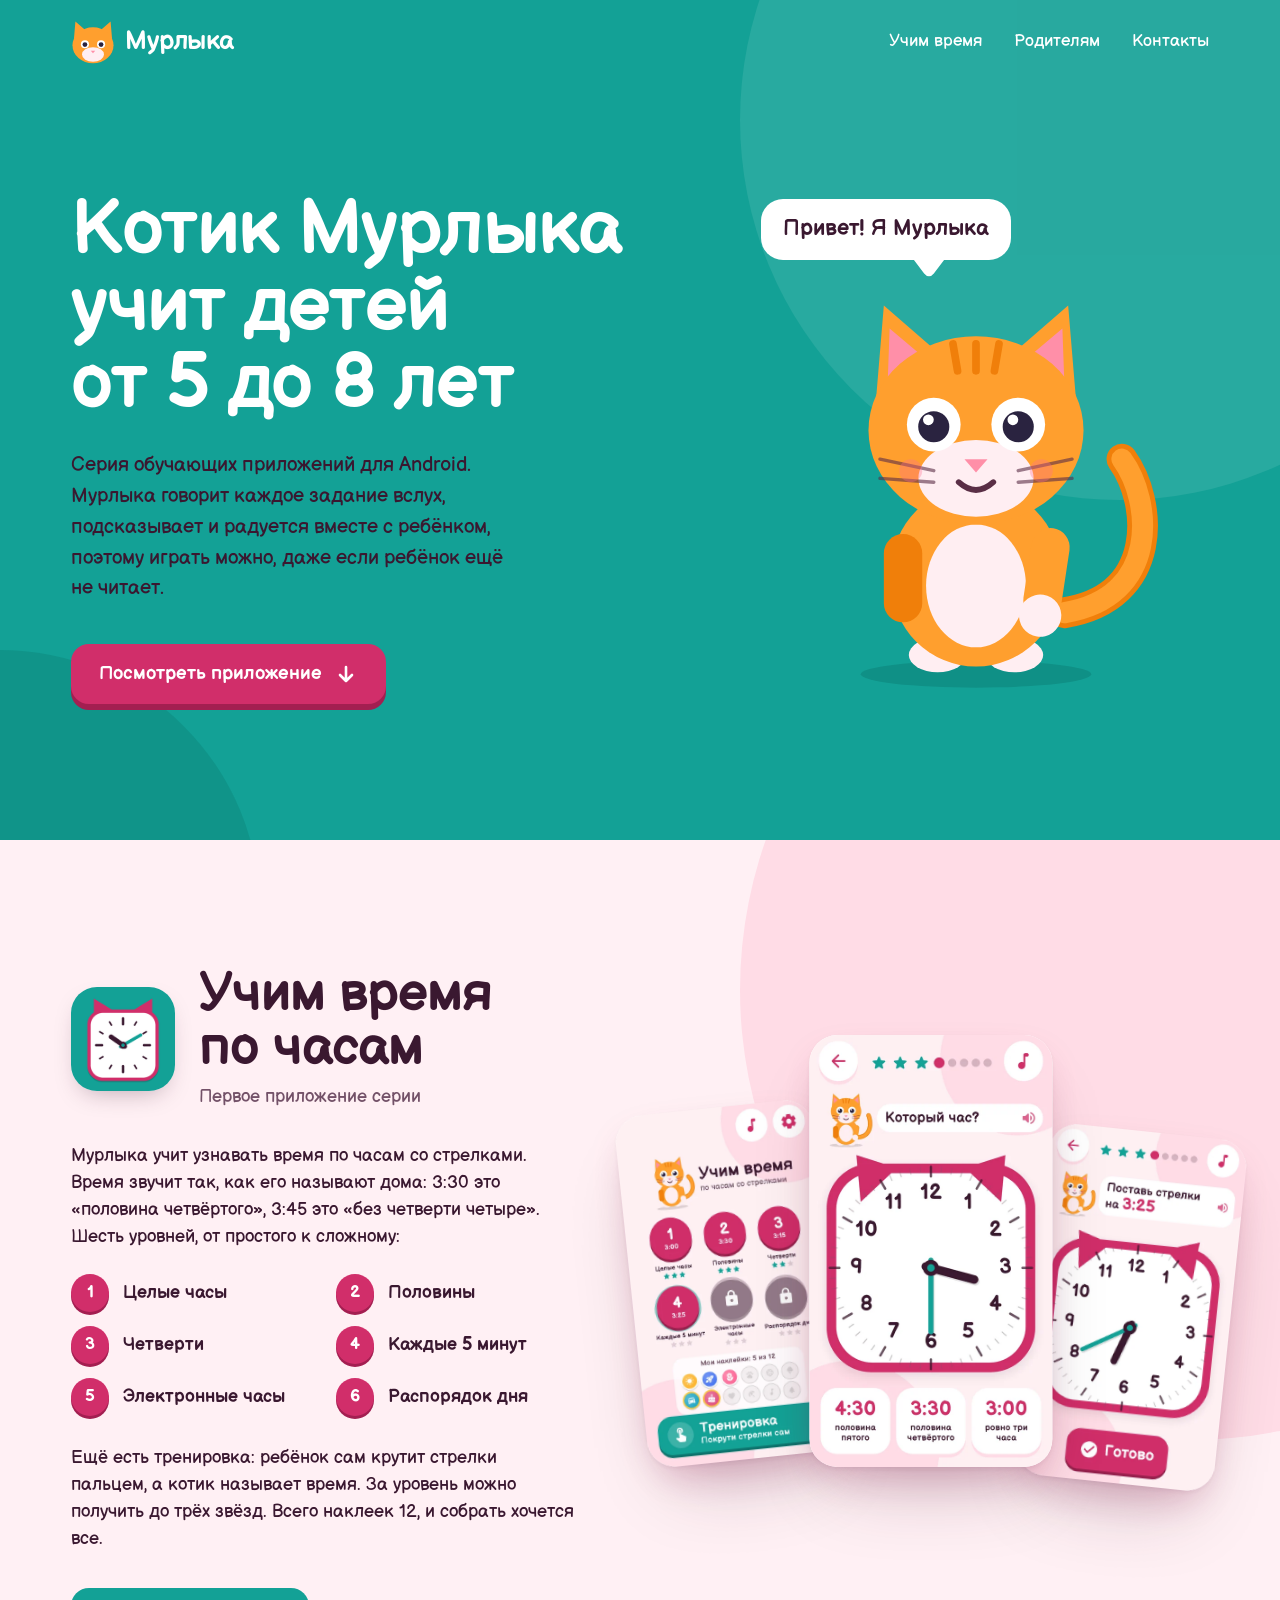
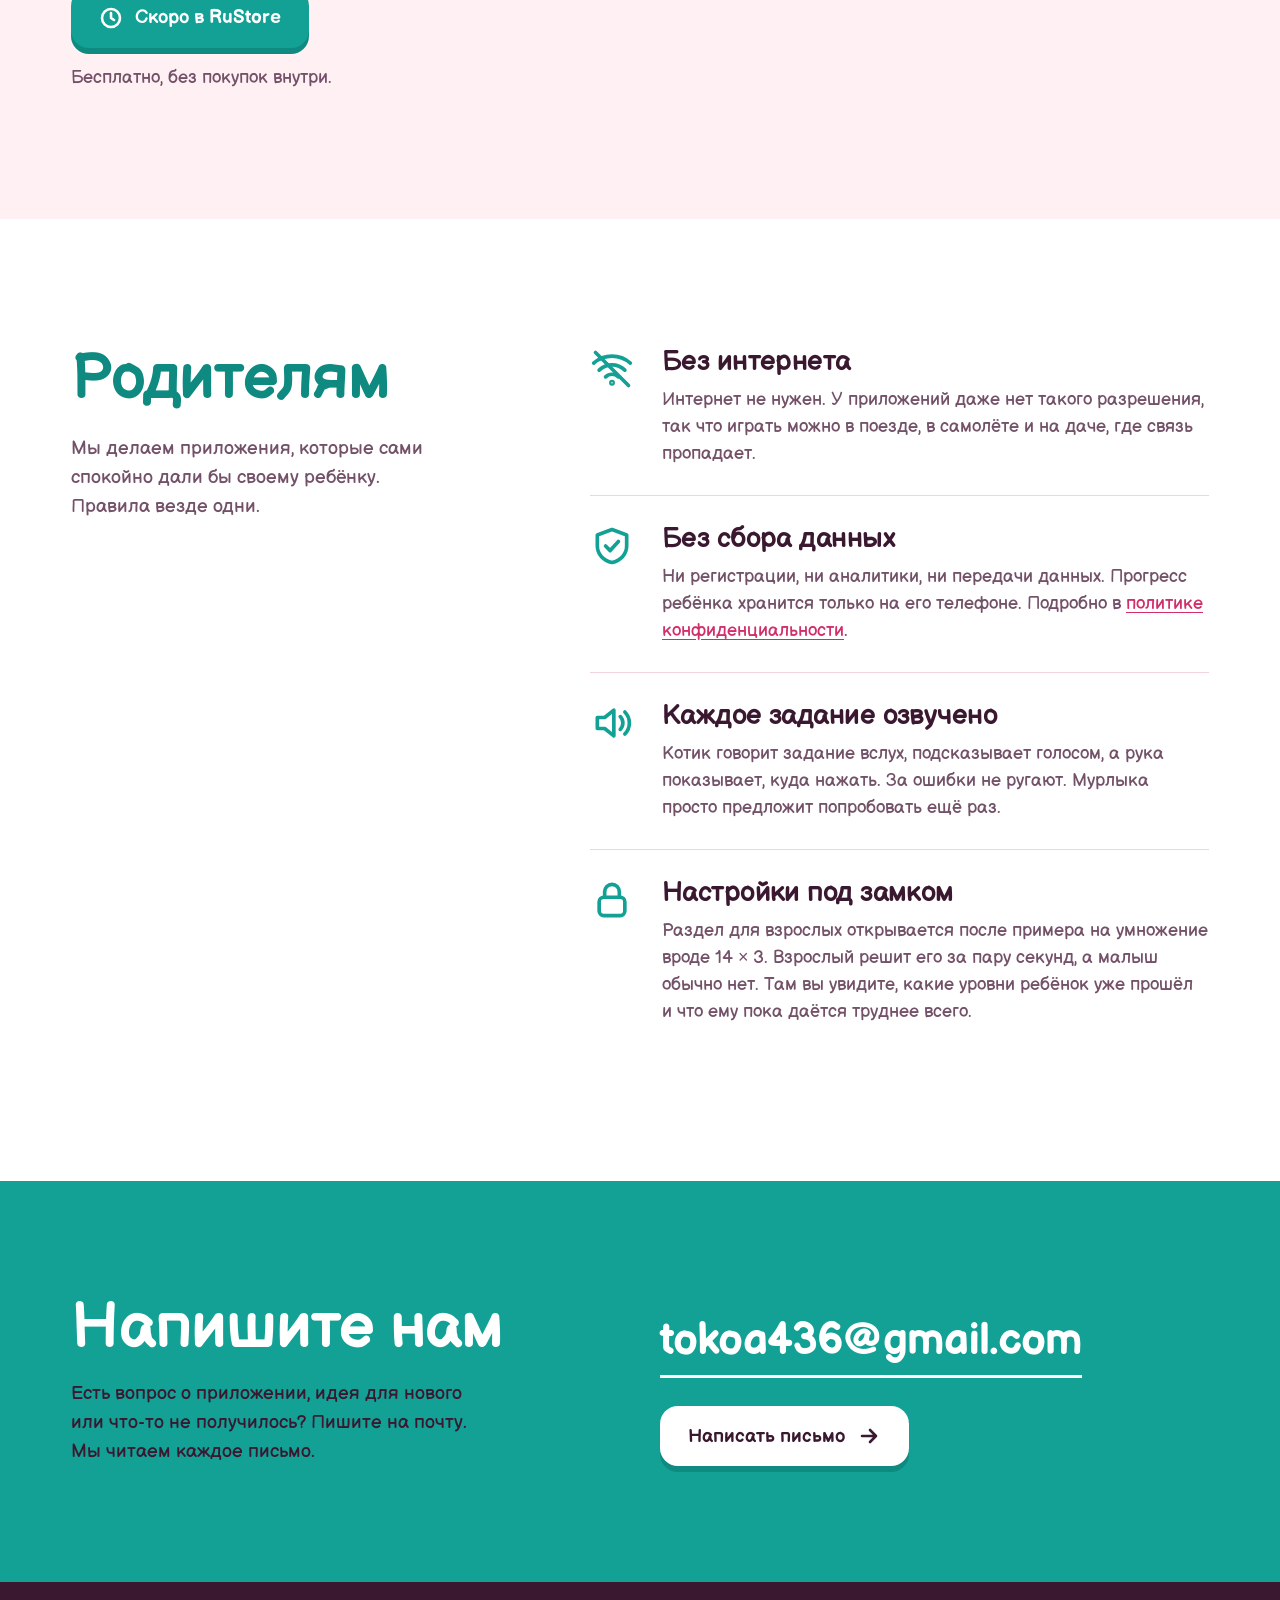
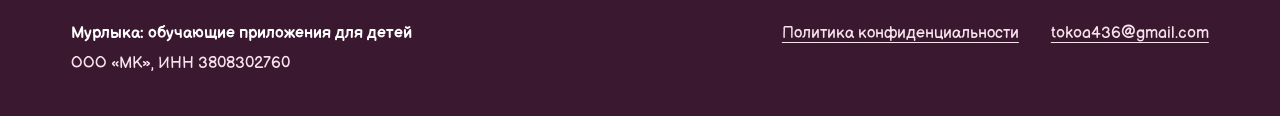
<file: index.html>
<!doctype html>
<html lang="ru">
<head>
<meta charset="utf-8">
<meta name="viewport" content="width=device-width, initial-scale=1">
<title>Мурлыка: обучающие приложения для детей 5-8 лет</title>
<meta name="description" content="Серия обучающих приложений для Android с котиком Мурлыкой. Для детей 5-8 лет: всё озвучено, без интернета, без сбора данных.">
<link rel="canonical" href="https://murlyka-kids.ru/">
<meta name="theme-color" content="#13A196">
<meta property="og:type" content="website">
<meta property="og:locale" content="ru_RU">
<meta property="og:title" content="Мурлыка: обучающие приложения для детей">
<meta property="og:description" content="Котик Мурлыка учит детей 5-8 лет. Без интернета и без сбора данных.">
<meta property="og:url" content="https://murlyka-kids.ru/">
<meta property="og:image" content="https://murlyka-kids.ru/assets/img/app-icon.png">
<link rel="icon" type="image/png" sizes="32x32" href="assets/img/favicon-32.png">
<link rel="apple-touch-icon" href="assets/img/apple-touch-icon.png">
<link rel="preload" href="assets/fonts/BalsamiqSans-Bold.woff" as="font" type="font/woff" crossorigin>
<link rel="stylesheet" href="assets/site.css">
<script>document.documentElement.classList.add('js')</script>
</head>
<body>

<header class="top">
  <div class="wrap top-row">
    <a class="logo" href="./" aria-label="Мурлыка, на главную">
      <svg class="logo-cat" viewBox="40 14 120 120" aria-hidden="true">
        <path d="M82 44 52 18 48 66Z M118 44 148 18 152 66Z" fill="#FF9F2E"/>
        <ellipse cx="100" cy="83" rx="56" ry="49" fill="#FF9F2E"/>
        <ellipse cx="100" cy="108" rx="30" ry="20" fill="#FFEEF2"/>
        <circle cx="78" cy="80" r="11" fill="#fff"/><circle cx="78" cy="81" r="6.5" fill="#2A2340"/>
        <circle cx="122" cy="80" r="11" fill="#fff"/><circle cx="122" cy="81" r="6.5" fill="#2A2340"/>
        <path d="M94 98h12l-6 7Z" fill="#FF8FA8"/>
      </svg>
      <span>Мурлыка</span>
    </a>
    <nav class="nav" aria-label="Разделы">
      <a href="#uchim-vremya">Учим время</a>
      <a href="#roditelyam">Родителям</a>
      <a href="#kontakty">Контакты</a>
    </nav>
  </div>
</header>

<main>
<section class="hero">
  <div class="hero-shape hero-shape-a" aria-hidden="true"></div>
  <div class="hero-shape hero-shape-b" aria-hidden="true"></div>
  <div class="wrap hero-grid">
    <div class="hero-text">
      <h1 class="reveal"><span class="nowrap">Котик Мурлыка</span><br> учит детей<br> от&nbsp;5&nbsp;до&nbsp;8&nbsp;лет</h1>
      <p class="lead reveal">Серия обучающих приложений для Android. Мурлыка говорит каждое задание вслух, подсказывает и&nbsp;радуется вместе с&nbsp;ребёнком, поэтому играть можно, даже если ребёнок ещё не&nbsp;читает.</p>
      <a class="btn btn-main reveal" href="#uchim-vremya">Посмотреть приложение
        <svg class="btn-arrow" viewBox="0 0 24 24" aria-hidden="true"><path d="M12 5v14M6 13l6 6 6-6"/></svg>
      </a>
    </div>

    <div class="hero-cat">
      <p class="bubble" id="bubble" aria-live="polite">Привет! Я&nbsp;Мурлыка</p>
      <button class="cat-btn" id="cat" type="button" aria-label="Котик Мурлыка: нажмите, и он помашет лапкой">
        <svg class="cat" viewBox="0 0 200 220" aria-hidden="true">
          <defs>
            <clipPath id="eyeL"><circle cx="78" cy="80" r="14.5"/></clipPath>
            <clipPath id="eyeR"><circle cx="122" cy="80" r="14.5"/></clipPath>
          </defs>
          <ellipse class="cat-shadow" cx="100" cy="210" rx="60" ry="7" fill="#0B6F67" opacity=".35"/>
          <g class="cat-jump">
          <g class="cat-body">
            <g class="cat-tail">
              <path d="M146 178C196 170 192 120 176 98" fill="none" stroke="#F07F0A" stroke-width="16" stroke-linecap="round"/>
              <path d="M146 178C196 170 192 120 176 98" fill="none" stroke="#FF9F2E" stroke-width="11" stroke-linecap="round"/>
            </g>
            <ellipse cx="80" cy="200" rx="15" ry="9" fill="#FFEEF2"/>
            <ellipse cx="120" cy="200" rx="15" ry="9" fill="#FFEEF2"/>
            <rect x="56" y="112" width="88" height="94" rx="44" fill="#FF9F2E"/>
            <ellipse cx="100" cy="164" rx="26" ry="32" fill="#FFEEF2"/>
            <rect x="52" y="137" width="20" height="46" rx="10" fill="#F07F0A"/>
            <g class="cat-paw">
              <rect x="130" y="134" width="20" height="48" rx="10" fill="#FF9F2E"/>
              <circle cx="140" cy="180" r="11" fill="#FFEEF2"/>
            </g>
            <g class="cat-head">
              <path d="M82 44 52 18 48 66Z M118 44 148 18 152 66Z" fill="#FF9F2E"/>
              <path d="M74 46 55 30 54 58Z M126 46 145 30 146 58Z" fill="#FF8FA8"/>
              <ellipse cx="100" cy="83" rx="56" ry="49" fill="#FF9F2E"/>
              <path d="M88 38 90.4 52M100 38v14M112 38 109.6 52" stroke="#F07F0A" stroke-width="4" stroke-linecap="round"/>
              <ellipse cx="100" cy="108" rx="30" ry="20" fill="#FFEEF2"/>
              <g clip-path="url(#eyeL)">
                <circle cx="78" cy="80" r="14" fill="#fff"/>
                <circle cx="78" cy="81.1" r="8.1" fill="#2A2340"/>
                <circle cx="75.2" cy="77.5" r="2.8" fill="#fff"/>
                <rect class="cat-lid" x="62" y="65" width="32" height="31" fill="#FF9F2E"/>
              </g>
              <g clip-path="url(#eyeR)">
                <circle cx="122" cy="80" r="14" fill="#fff"/>
                <circle cx="122" cy="81.1" r="8.1" fill="#2A2340"/>
                <circle cx="119.2" cy="77.5" r="2.8" fill="#fff"/>
                <rect class="cat-lid" x="106" y="65" width="32" height="31" fill="#FF9F2E"/>
              </g>
              <path d="M94 98h12l-6 7Z" fill="#FF8FA8"/>
              <path d="M91 110Q100 118.1 109 110" fill="none" stroke="#5A2E46" stroke-width="3" stroke-linecap="round"/>
              <path d="M122 104 150 98M122 110 150 108M78 104 50 98M78 110 50 108" stroke="#5A2E46" stroke-opacity=".6" stroke-width="1.8" stroke-linecap="round"/>
              <circle cx="66" cy="104" r="6" fill="#FF6F91" fill-opacity=".33"/>
              <circle cx="134" cy="104" r="6" fill="#FF6F91" fill-opacity=".33"/>
            </g>
          </g>
          </g>
        </svg>
      </button>
    </div>
  </div>
</section>

<section class="app" id="uchim-vremya">
  <div class="app-shape" aria-hidden="true"></div>
  <div class="wrap app-grid">
    <div class="app-text">
      <div class="app-head reveal">
        <img class="app-icon" src="assets/img/app-icon.png" width="120" height="120" alt="Значок приложения: часы с кошачьими ушками">
        <div>
          <h2>Учим время по&nbsp;часам</h2>
          <p class="app-sub">Первое приложение серии</p>
        </div>
      </div>
      <p class="reveal">Мурлыка учит узнавать время по&nbsp;часам со&nbsp;стрелками. Время звучит так, как его называют дома: 3:30&nbsp;это «половина четвёртого», 3:45&nbsp;это «без четверти четыре». Шесть уровней, от&nbsp;простого к&nbsp;сложному:</p>
      <ol class="levels reveal">
        <li>Целые часы</li>
        <li>Половины</li>
        <li>Четверти</li>
        <li>Каждые 5&nbsp;минут</li>
        <li>Электронные часы</li>
        <li>Распорядок дня</li>
      </ol>
      <p class="reveal">Ещё есть тренировка: ребёнок сам крутит стрелки пальцем, а&nbsp;котик называет время. За&nbsp;уровень можно получить до&nbsp;трёх звёзд. Всего наклеек&nbsp;12, и&nbsp;собрать хочется все.</p>
      <div class="store reveal">
        <span class="btn btn-soon" role="text">
          <svg class="btn-icon" viewBox="0 0 24 24" aria-hidden="true"><circle cx="12" cy="12" r="9"/><path d="M12 7v5l3 2"/></svg>
          Скоро в&nbsp;RuStore
        </span>
        <p class="store-note">Бесплатно, без покупок внутри.</p>
      </div>
    </div>

    <div class="phones" aria-label="Скриншоты приложения">
      <figure class="phone phone-1 reveal">
        <img src="assets/img/01_karta_urovnej.webp" width="540" height="960" alt="Главный экран: котик Мурлыка и шесть уровней со звёздами" loading="lazy">
      </figure>
      <figure class="phone phone-2 reveal">
        <img src="assets/img/02_polovina_chetvertogo.webp" width="540" height="960" alt="Задание «Который час?»: часы показывают половину четвёртого, три варианта ответа" loading="lazy">
      </figure>
      <figure class="phone phone-3 reveal">
        <img src="assets/img/03_postav_strelki.webp" width="540" height="960" alt="Задание: поставить стрелки на часах на нужное время" loading="lazy">
      </figure>
    </div>
  </div>
</section>

<section class="parents" id="roditelyam">
  <div class="wrap parents-grid">
    <div class="parents-head">
      <h2 class="reveal">Родителям</h2>
      <p class="reveal">Мы делаем приложения, которые сами спокойно дали бы своему ребёнку. Правила везде одни.</p>
    </div>
    <ul class="rules">
      <li class="rule reveal">
        <svg class="rule-icon" viewBox="0 0 24 24" aria-hidden="true"><path d="M2 8.8a15 15 0 0 1 20 0M5 12.6a10 10 0 0 1 14 0M8.5 16.3a5 5 0 0 1 7 0"/><circle cx="12" cy="19.5" r=".6"/><path d="M3 3l18 18"/></svg>
        <div>
          <h3>Без интернета</h3>
          <p>Интернет не&nbsp;нужен. У&nbsp;приложений даже нет такого разрешения, так что играть можно в&nbsp;поезде, в&nbsp;самолёте и&nbsp;на&nbsp;даче, где связь пропадает.</p>
        </div>
      </li>
      <li class="rule reveal">
        <svg class="rule-icon" viewBox="0 0 24 24" aria-hidden="true"><path d="M12 3l8 3v6c0 4.5-3.4 8-8 9-4.6-1-8-4.5-8-9V6z"/><path d="M8.5 12l2.5 2.5 4.5-5"/></svg>
        <div>
          <h3>Без сбора данных</h3>
          <p>Ни регистрации, ни аналитики, ни&nbsp;передачи данных. Прогресс ребёнка хранится только на&nbsp;его телефоне. Подробно в&nbsp;<a href="privacy/">политике конфиденциальности</a>.</p>
        </div>
      </li>
      <li class="rule reveal">
        <svg class="rule-icon" viewBox="0 0 24 24" aria-hidden="true"><path d="M4 9v6h4l5 4V5L8 9z"/><path d="M16.5 8.5a5 5 0 0 1 0 7M19 6a8.5 8.5 0 0 1 0 12"/></svg>
        <div>
          <h3>Каждое задание озвучено</h3>
          <p>Котик говорит задание вслух, подсказывает голосом, а&nbsp;рука показывает, куда нажать. За&nbsp;ошибки не&nbsp;ругают. Мурлыка просто предложит попробовать ещё раз.</p>
        </div>
      </li>
      <li class="rule reveal">
        <svg class="rule-icon" viewBox="0 0 24 24" aria-hidden="true"><rect x="5" y="10.5" width="14" height="10" rx="2.5"/><path d="M8 10.5V7.5a4 4 0 0 1 8 0v3"/></svg>
        <div>
          <h3>Настройки под замком</h3>
          <p>Раздел для взрослых открывается после примера на&nbsp;умножение вроде 14&nbsp;×&nbsp;3. Взрослый решит его за&nbsp;пару секунд, а&nbsp;малыш обычно нет. Там вы увидите, какие уровни ребёнок уже прошёл и&nbsp;что ему пока даётся труднее всего.</p>
        </div>
      </li>
    </ul>
  </div>
</section>

<section class="contacts" id="kontakty">
  <div class="wrap contacts-grid">
    <div>
      <h2 class="reveal">Напишите нам</h2>
      <p class="reveal">Есть вопрос о&nbsp;приложении, идея для нового или что-то не&nbsp;получилось? Пишите на&nbsp;почту. Мы&nbsp;читаем каждое письмо.</p>
    </div>
    <div class="contacts-mail reveal">
      <a class="mail" href="mailto:tokoa436@gmail.com">tokoa436@gmail.com</a>
      <a class="btn btn-light" href="mailto:tokoa436@gmail.com?subject=%D0%9C%D1%83%D1%80%D0%BB%D1%8B%D0%BA%D0%B0">Написать письмо
        <svg class="btn-arrow btn-arrow-r" viewBox="0 0 24 24" aria-hidden="true"><path d="M5 12h14M13 6l6 6-6 6"/></svg>
      </a>
    </div>
  </div>
</section>
</main>

<footer class="foot">
  <div class="wrap foot-row">
    <div>
      <p class="foot-name">Мурлыка: обучающие приложения для детей</p>
      <p class="legal">ООО «МК», ИНН&nbsp;3808302760</p>
    </div>
    <nav class="foot-links" aria-label="Документы">
      <a href="privacy/">Политика конфиденциальности</a>
      <a href="mailto:tokoa436@gmail.com">tokoa436@gmail.com</a>
    </nav>
  </div>
</footer>

<script src="assets/site.js" defer></script>
</body>
</html>
</file>
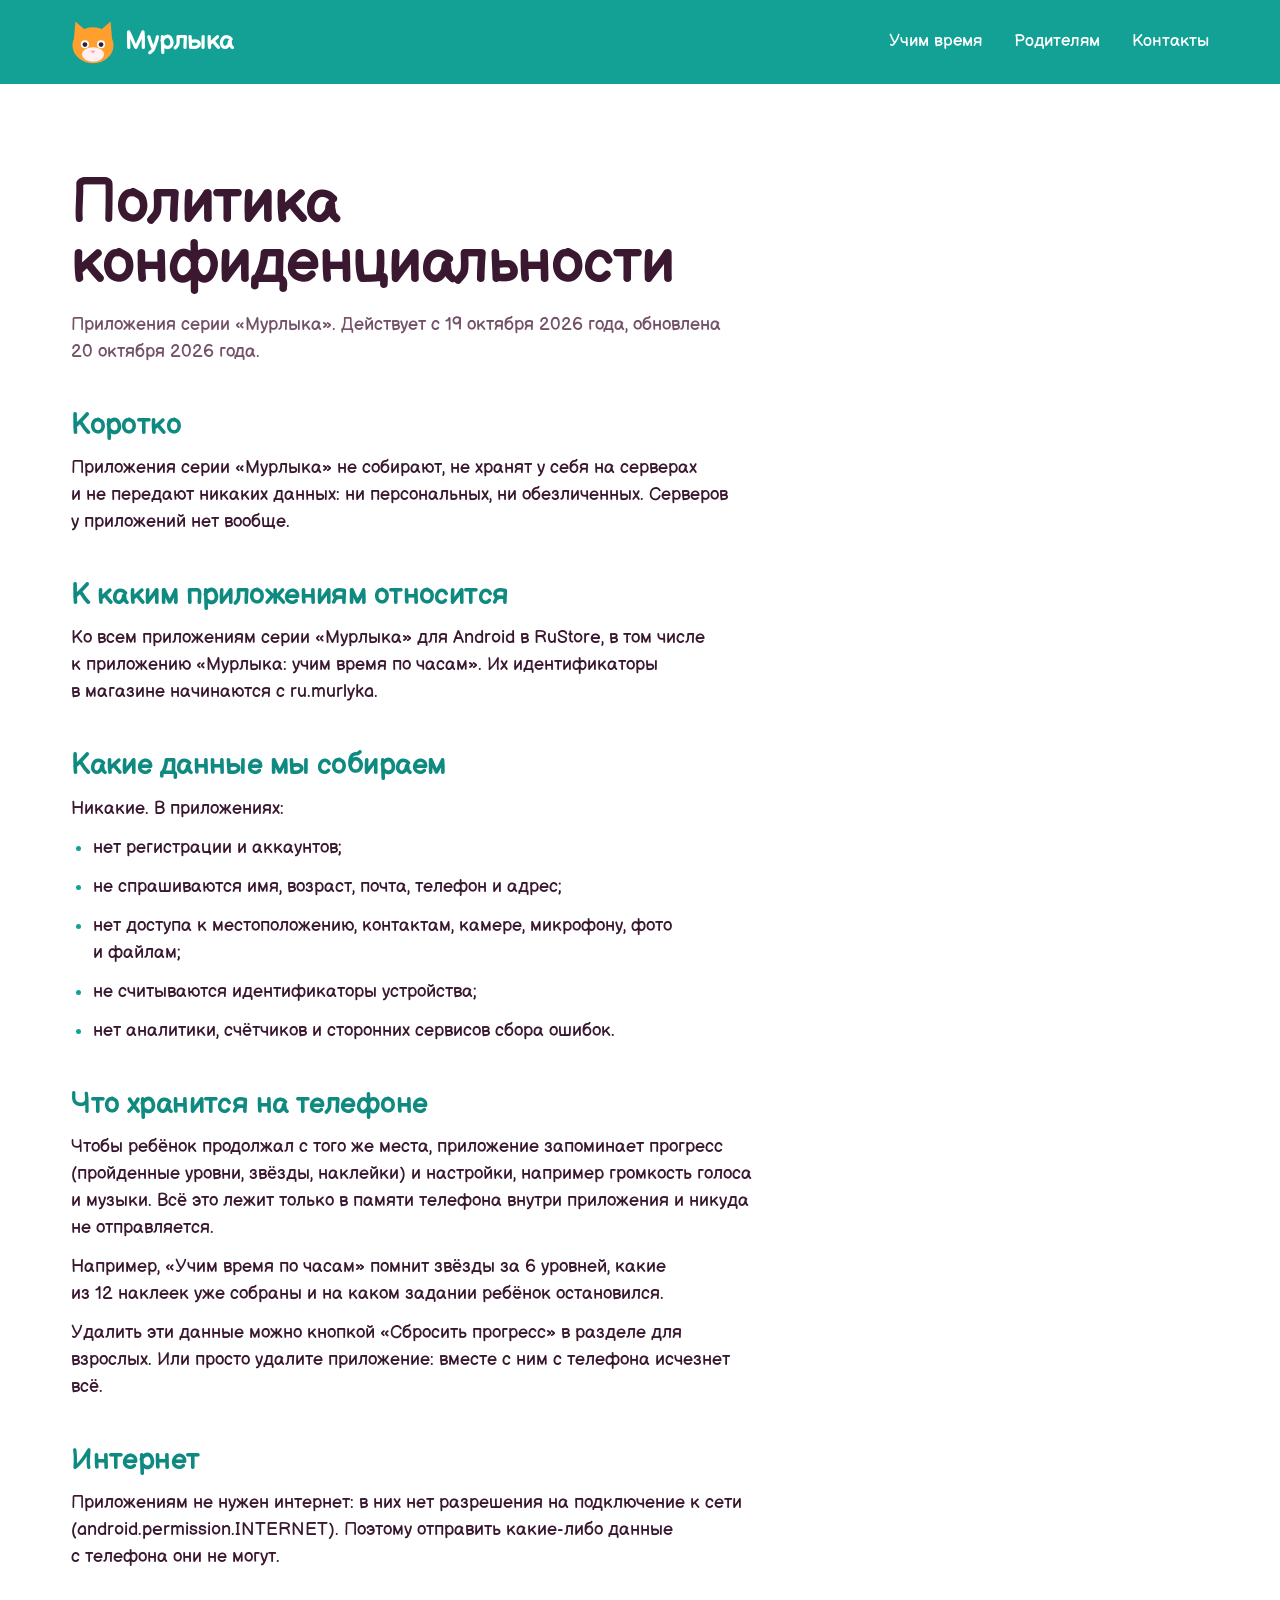
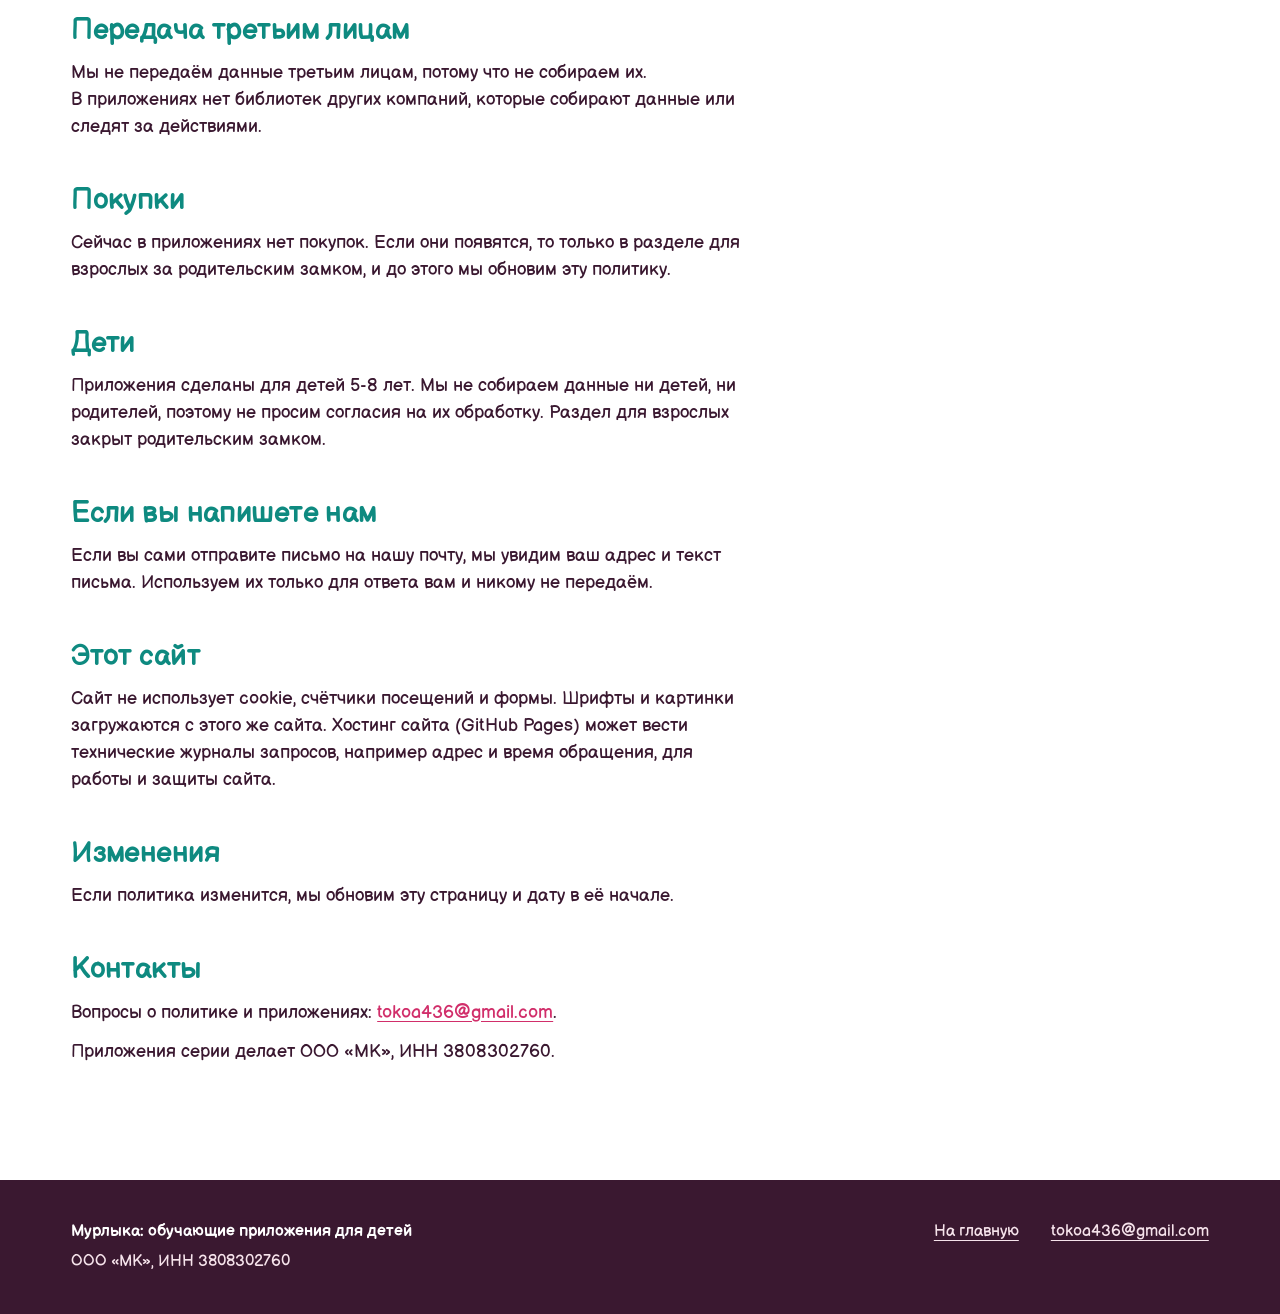
<file: privacy/index.html>
<!doctype html>
<html lang="ru">
<head>
<meta charset="utf-8">
<meta name="viewport" content="width=device-width, initial-scale=1">
<title>Политика конфиденциальности: приложения «Мурлыка»</title>
<meta name="description" content="Приложения серии «Мурлыка» не собирают и не передают никаких данных: без регистрации, без аналитики, без интернета.">
<link rel="canonical" href="https://murlyka-kids.ru/privacy/">
<meta name="theme-color" content="#13A196">
<link rel="icon" type="image/png" sizes="32x32" href="../assets/img/favicon-32.png">
<link rel="apple-touch-icon" href="../assets/img/apple-touch-icon.png">
<link rel="preload" href="../assets/fonts/BalsamiqSans-Bold.woff" as="font" type="font/woff" crossorigin>
<link rel="stylesheet" href="../assets/site.css">
</head>
<body>

<div class="page-top">
<header class="top">
  <div class="wrap top-row">
    <a class="logo" href="../" aria-label="Мурлыка, на главную">
      <svg class="logo-cat" viewBox="40 14 120 120" aria-hidden="true">
        <path d="M82 44 52 18 48 66Z M118 44 148 18 152 66Z" fill="#FF9F2E"/>
        <ellipse cx="100" cy="83" rx="56" ry="49" fill="#FF9F2E"/>
        <ellipse cx="100" cy="108" rx="30" ry="20" fill="#FFEEF2"/>
        <circle cx="78" cy="80" r="11" fill="#fff"/><circle cx="78" cy="81" r="6.5" fill="#2A2340"/>
        <circle cx="122" cy="80" r="11" fill="#fff"/><circle cx="122" cy="81" r="6.5" fill="#2A2340"/>
        <path d="M94 98h12l-6 7Z" fill="#FF8FA8"/>
      </svg>
      <span>Мурлыка</span>
    </a>
    <nav class="nav" aria-label="Разделы">
      <a href="../#uchim-vremya">Учим время</a>
      <a href="../#roditelyam">Родителям</a>
      <a href="../#kontakty">Контакты</a>
    </nav>
  </div>
</header>
</div>

<main class="doc">
  <div class="wrap">
    <article class="doc-body">
      <h1>Политика конфиденциальности</h1>
      <p class="doc-date">Приложения серии «Мурлыка». Действует с&nbsp;19&nbsp;октября 2026&nbsp;года, обновлена 20&nbsp;октября 2026&nbsp;года.</p>

      <h2>Коротко</h2>
      <p>Приложения серии «Мурлыка» не&nbsp;собирают, не&nbsp;хранят у&nbsp;себя на&nbsp;серверах и&nbsp;не&nbsp;передают никаких данных: ни персональных, ни обезличенных. Серверов у&nbsp;приложений нет вообще.</p>

      <h2>К&nbsp;каким приложениям относится</h2>
      <p>Ко всем приложениям серии «Мурлыка» для Android в&nbsp;RuStore, в&nbsp;том числе к&nbsp;приложению «Мурлыка: учим время по&nbsp;часам». Их идентификаторы в&nbsp;магазине начинаются с&nbsp;<span class="nowrap">ru.murlyka</span>.</p>

      <h2>Какие данные мы собираем</h2>
      <p>Никакие. В&nbsp;приложениях:</p>
      <ul>
        <li>нет регистрации и&nbsp;аккаунтов;</li>
        <li>не&nbsp;спрашиваются имя, возраст, почта, телефон и&nbsp;адрес;</li>
        <li>нет доступа к&nbsp;местоположению, контактам, камере, микрофону, фото и&nbsp;файлам;</li>
        <li>не&nbsp;считываются идентификаторы устройства;</li>
        <li>нет аналитики, счётчиков и&nbsp;сторонних сервисов сбора ошибок.</li>
      </ul>

      <h2>Что хранится на&nbsp;телефоне</h2>
      <p>Чтобы ребёнок продолжал с&nbsp;того же места, приложение запоминает прогресс (пройденные уровни, звёзды, наклейки) и&nbsp;настройки, например громкость голоса и&nbsp;музыки. Всё это лежит только в&nbsp;памяти телефона внутри приложения и&nbsp;никуда не&nbsp;отправляется.</p>
      <p>Например, «Учим время по&nbsp;часам» помнит звёзды за&nbsp;6&nbsp;уровней, какие из&nbsp;12&nbsp;наклеек уже собраны и&nbsp;на&nbsp;каком задании ребёнок остановился.</p>
      <p>Удалить эти данные можно кнопкой «Сбросить прогресс» в&nbsp;разделе для взрослых. Или просто удалите приложение: вместе с&nbsp;ним с&nbsp;телефона исчезнет всё.</p>

      <h2>Интернет</h2>
      <p>Приложениям не&nbsp;нужен интернет: в&nbsp;них нет разрешения на&nbsp;подключение к&nbsp;сети (<span class="nowrap">android.permission.INTERNET</span>). Поэтому отправить какие-либо данные с&nbsp;телефона они не&nbsp;могут.</p>

      <h2>Передача третьим лицам</h2>
      <p>Мы не&nbsp;передаём данные третьим лицам, потому что не&nbsp;собираем их. В&nbsp;приложениях нет библиотек других компаний, которые собирают данные или следят за&nbsp;действиями.</p>

      <h2>Покупки</h2>
      <p>Сейчас в&nbsp;приложениях нет покупок. Если они появятся, то&nbsp;только в&nbsp;разделе для взрослых за&nbsp;родительским замком, и&nbsp;до&nbsp;этого мы обновим эту политику.</p>

      <h2>Дети</h2>
      <p>Приложения сделаны для детей <span class="nowrap">5-8 лет</span>. Мы не&nbsp;собираем данные ни детей, ни родителей, поэтому не&nbsp;просим согласия на&nbsp;их обработку. Раздел для взрослых закрыт родительским замком.</p>

      <h2>Если вы напишете нам</h2>
      <p>Если вы сами отправите письмо на&nbsp;нашу почту, мы увидим ваш адрес и&nbsp;текст письма. Используем их только для ответа вам и&nbsp;никому не&nbsp;передаём.</p>

      <h2>Этот сайт</h2>
      <p>Сайт не&nbsp;использует cookie, счётчики посещений и&nbsp;формы. Шрифты и&nbsp;картинки загружаются с&nbsp;этого же сайта. Хостинг сайта (GitHub Pages) может вести технические журналы запросов, например адрес и&nbsp;время обращения, для работы и&nbsp;защиты сайта.</p>

      <h2>Изменения</h2>
      <p>Если политика изменится, мы обновим эту страницу и&nbsp;дату в&nbsp;её начале.</p>

      <h2>Контакты</h2>
      <p>Вопросы о&nbsp;политике и&nbsp;приложениях: <a href="mailto:tokoa436@gmail.com">tokoa436@gmail.com</a>.</p>
      <p>Приложения серии делает ООО «МК», ИНН&nbsp;3808302760.</p>
    </article>
  </div>
</main>

<footer class="foot">
  <div class="wrap foot-row">
    <div>
      <p class="foot-name">Мурлыка: обучающие приложения для детей</p>
      <p class="legal">ООО «МК», ИНН&nbsp;3808302760</p>
    </div>
    <nav class="foot-links" aria-label="Документы">
      <a href="../">На главную</a>
      <a href="mailto:tokoa436@gmail.com">tokoa436@gmail.com</a>
    </nav>
  </div>
</footer>

</body>
</html>
</file>
<file: assets/site.css>
/* Мурлыка: сайт серии. Цвета и шрифт из приложения (uchim-vremya\app\lib\app_style.dart). */

@font-face {
  font-family: "Balsamiq Sans";
  src: url("fonts/BalsamiqSans-Regular.woff") format("woff");
  font-weight: 400;
  font-display: swap;
}
@font-face {
  font-family: "Balsamiq Sans";
  src: url("fonts/BalsamiqSans-Bold.woff") format("woff");
  font-weight: 700;
  font-display: swap;
}

:root {
  --teal: #13A196;
  --teal-deep: #0E8A80;
  --rasp: #D12E6A;
  --rasp-deep: #A31F51;
  --plum: #3A1830;
  --muted: #735168;
  --pink: #FFF0F4;
  --pink-shape: #FFDCE6;
  --white: #FFFFFF;
  --ease: cubic-bezier(.22, 1, .36, 1);
  --r-btn: 18px;
  --r-phone: 28px;
  --gutter: clamp(16px, 4vw, 56px);
}

*, *::before, *::after { box-sizing: border-box; }
html { scroll-behavior: smooth; -webkit-text-size-adjust: 100%; }
body {
  margin: 0;
  font-family: "Balsamiq Sans", "Trebuchet MS", sans-serif;
  font-size: 1.125rem;
  line-height: 1.5;
  color: var(--plum);
  background: var(--white);
  overflow-x: hidden;
}
img { display: block; max-width: 100%; height: auto; }
h1, h2, h3 { margin: 0; font-weight: 700; letter-spacing: -0.02em; text-wrap: balance; }
p { margin: 0; }
a { color: inherit; }
.nowrap { white-space: nowrap; }
.wrap { width: 100%; max-width: 1240px; margin: 0 auto; padding: 0 var(--gutter); }

:focus-visible { outline: 3px solid var(--plum); outline-offset: 3px; border-radius: 6px; }

/* Шапка */
.top { position: absolute; inset: 0 0 auto; z-index: 5; }
.top-row { display: flex; align-items: center; justify-content: space-between; height: 84px; }
.logo { display: flex; align-items: center; gap: 10px; text-decoration: none; color: var(--white); font-weight: 700; font-size: 1.6rem; letter-spacing: -0.02em; }
.logo-cat { width: 44px; height: 44px; }
.nav { display: flex; gap: 32px; }
.nav a { color: var(--white); text-decoration: none; font-size: 1.05rem; position: relative; padding: 6px 0; }
.nav a::after {
  content: ""; position: absolute; left: 0; right: 0; bottom: 0; height: 3px; border-radius: 3px;
  background: var(--white); transform: scaleX(0); transform-origin: left; transition: transform 420ms var(--ease);
}
.nav a:hover::after { transform: scaleX(1); }

/* Кнопки */
.btn {
  display: inline-flex; align-items: center; gap: 12px;
  padding: 18px 28px; border-radius: var(--r-btn); border: 0;
  font: 700 1.2rem/1.2 "Balsamiq Sans", sans-serif; text-decoration: none;
  transition: transform 320ms var(--ease), box-shadow 320ms var(--ease);
}
.btn-main { background: var(--rasp); color: var(--white); box-shadow: 0 6px 0 var(--rasp-deep); }
.btn-main:hover { transform: translateY(2px); box-shadow: 0 4px 0 var(--rasp-deep); }
.btn-main:active { transform: translateY(6px); box-shadow: 0 0 0 var(--rasp-deep); }
.btn-light { background: var(--white); color: var(--plum); box-shadow: 0 6px 0 var(--teal-deep); }
.btn-light:hover { transform: translateY(2px); box-shadow: 0 4px 0 var(--teal-deep); }
.btn-light:active { transform: translateY(6px); box-shadow: 0 0 0 var(--teal-deep); }
.btn-soon { background: var(--teal); color: var(--white); box-shadow: 0 6px 0 var(--teal-deep); cursor: default; }
.btn-arrow, .btn-icon { width: 24px; height: 24px; fill: none; stroke: currentColor; stroke-width: 2.6; stroke-linecap: round; stroke-linejoin: round; flex: none; }
.btn-arrow { transition: transform 520ms var(--ease); }
.btn:hover .btn-arrow { transform: translateY(3px); }
.btn:hover .btn-arrow-r { transform: translateX(4px); }

/* Первый экран */
.hero { position: relative; overflow: hidden; background: var(--teal); padding: 128px 0 72px; }
.hero-shape { position: absolute; border-radius: 50%; background: rgba(255, 255, 255, .09); pointer-events: none; }
.hero-shape-a { width: 760px; height: 760px; right: -220px; top: -260px; }
.hero-shape-b { width: 520px; height: 520px; left: -260px; bottom: -330px; background: rgba(14, 138, 128, .55); }
.hero-grid { position: relative; display: grid; grid-template-columns: 1.15fr .85fr; align-items: center; gap: 40px; min-height: min(640px, 72vh); }
.hero h1 { color: var(--white); font-size: clamp(2.6rem, 6vw, 5.2rem); line-height: 1.0; }
.lead { margin-top: 28px; font-size: clamp(1.15rem, 1.6vw, 1.35rem); max-width: 36ch; }
.hero .btn { margin-top: 40px; }

.hero-cat { position: relative; display: flex; flex-direction: column; align-items: center; padding-top: 72px; }
.bubble {
  position: absolute; top: 0; left: 4%; z-index: 1;
  background: var(--white); color: var(--plum); font-weight: 700; font-size: clamp(1.1rem, 1.7vw, 1.4rem);
  padding: 14px 22px; border-radius: 22px; white-space: nowrap;
  transition: transform 420ms var(--ease);
}
.bubble::after {
  content: ""; position: absolute; left: 62%; bottom: -12px; width: 26px; height: 26px;
  background: var(--white); border-radius: 0 0 8px 0; transform: rotate(45deg) skew(8deg, 8deg);
}
.bubble.is-pop { animation: pop 520ms var(--ease); }
.cat-btn { border: 0; padding: 0; background: none; cursor: pointer; -webkit-tap-highlight-color: transparent; }
.cat { width: clamp(240px, 30vw, 420px); height: auto; overflow: visible; }

/* Котик: те же движения, что в приложении (kids_core, CatPainter) */
.cat-body { animation: bob 2.6s ease-in-out infinite alternate; }
.cat-tail { transform-origin: 146px 178px; animation: tail 2.6s ease-in-out infinite alternate; }
.cat-lid { transform-box: fill-box; transform-origin: 50% 0; transform: scaleY(0); animation: blink 4.6s infinite; }
.cat-paw { transform-origin: 140px 136px; transform: rotate(8.6deg); }
.cat-head { transform-origin: 100px 82px; }
.cat-shadow { transform-origin: 100px 210px; }
.cat-btn.is-waving .cat-paw { animation: wave 1.5s var(--ease); }
.cat-btn.is-waving .cat-head { animation: lean 1.5s ease-in-out; }
.cat-btn.is-jumping .cat-jump { animation: jump 950ms var(--ease); }
.cat-btn.is-jumping .cat-shadow { animation: shadow 950ms var(--ease); }

@keyframes bob { from { transform: translateY(-2px); } to { transform: translateY(3px); } }
@keyframes tail { from { transform: rotate(-5deg); } to { transform: rotate(7deg); } }
@keyframes blink { 0%, 93%, 100% { transform: scaleY(0); } 96% { transform: scaleY(1); } }
@keyframes wave {
  0% { transform: rotate(8.6deg); }
  22% { transform: rotate(-112deg); }
  38% { transform: rotate(-138deg); }
  54% { transform: rotate(-108deg); }
  70% { transform: rotate(-138deg); }
  84% { transform: rotate(-112deg); }
  100% { transform: rotate(8.6deg); }
}
@keyframes lean { 0%, 100% { transform: rotate(0); } 30% { transform: rotate(6deg); } 70% { transform: rotate(-4deg); } }
@keyframes jump {
  0% { transform: translateY(0) scale(1, 1); }
  15% { transform: translateY(0) scale(1.06, .92); transform-origin: 100px 210px; }
  50% { transform: translateY(-46px) scale(.96, 1.05); }
  80% { transform: translateY(0) scale(1.05, .94); }
  100% { transform: translateY(0) scale(1, 1); }
}
@keyframes shadow { 0%, 100% { transform: scaleX(1); } 50% { transform: scaleX(.65); } }
@keyframes pop { 0% { transform: scale(.85); } 60% { transform: scale(1.05); } 100% { transform: scale(1); } }
.cat-jump { transform-origin: 100px 210px; }

/* Приложение «Учим время» */
.app { position: relative; overflow: hidden; background: var(--pink); padding: clamp(80px, 10vw, 140px) 0; }
.app-shape { position: absolute; width: 900px; height: 900px; border-radius: 50%; background: var(--pink-shape); right: -360px; top: -300px; pointer-events: none; }
.app-grid { position: relative; display: grid; grid-template-columns: 1fr 1.1fr; gap: clamp(40px, 6vw, 96px); align-items: center; }
.app-head { display: flex; align-items: center; gap: 24px; margin-bottom: 32px; }
.app-icon { width: 104px; height: 104px; border-radius: 26px; flex: none; box-shadow: 0 10px 24px -10px rgba(58, 24, 48, .35); }
.app h2 { font-size: clamp(2rem, 4.2vw, 3.5rem); line-height: 1.0; }
.app-sub { margin-top: 8px; color: var(--muted); font-size: 1.1rem; }
.app-text > p { max-width: 46ch; }
.levels {
  list-style: none; counter-reset: lvl; margin: 24px 0 28px; padding: 0;
  display: grid; grid-template-columns: repeat(2, minmax(0, 1fr)); gap: 14px 24px; max-width: 520px;
}
.levels li { counter-increment: lvl; display: flex; align-items: center; gap: 14px; font-weight: 700; font-size: 1.15rem; }
.levels li::before {
  content: counter(lvl); flex: none; display: grid; place-items: center;
  width: 38px; height: 38px; border-radius: 50%;
  background: var(--rasp); color: var(--white); font-size: 1.05rem; box-shadow: 0 3px 0 var(--rasp-deep);
}
.store { margin-top: 36px; display: flex; flex-wrap: wrap; align-items: center; gap: 16px 24px; }
.store-note { color: var(--muted); }

.phones { position: relative; display: flex; justify-content: center; align-items: flex-start; height: clamp(480px, 46vw, 600px); }
.phone { margin: 0; position: absolute; width: clamp(200px, 19vw, 260px); border-radius: var(--r-phone); overflow: hidden; background: var(--white);
  box-shadow: 0 2px 4px rgba(58, 24, 48, .06), 0 18px 40px -12px rgba(163, 31, 81, .28), 0 40px 80px -30px rgba(58, 24, 48, .3); }
.phone-1, .phone-3 { width: clamp(170px, 15.5vw, 222px); }
.phone-1 { left: -4%; top: 72px; rotate: -6deg; }
.phone-2 { left: 50%; top: 0; translate: -50% 0; z-index: 2; width: clamp(200px, 19vw, 268px); }
.phone-3 { right: -4%; top: 96px; rotate: 6deg; }

/* Родителям */
.parents { background: var(--white); padding: clamp(80px, 10vw, 140px) 0; }
.parents-grid { display: grid; grid-template-columns: 5fr 7fr; gap: clamp(40px, 6vw, 96px); align-items: start; }
.parents-head { position: sticky; top: 40px; }
.parents h2 { font-size: clamp(2.2rem, 5vw, 4.2rem); line-height: 1.0; color: var(--teal-deep); }
.parents-head p { margin-top: 24px; max-width: 34ch; color: var(--muted); font-size: 1.2rem; }
.rules { list-style: none; margin: 0; padding: 0; }
.rule { display: grid; grid-template-columns: 48px 1fr; gap: 24px; padding: 28px 0; border-top: 1px solid #F3D3DF; }
.rule:first-child { border-top: 0; padding-top: 0; }
.rule-icon { width: 44px; height: 44px; fill: none; stroke: var(--teal); stroke-width: 2; stroke-linecap: round; stroke-linejoin: round; }
.rule h3 { font-size: clamp(1.4rem, 2.2vw, 1.8rem); line-height: 1.1; }
.rule p { margin-top: 8px; color: var(--muted); max-width: 52ch; }
.rule a { color: var(--rasp); text-underline-offset: 3px; }

/* Контакты */
.contacts { background: var(--teal); padding: clamp(72px, 9vw, 120px) 0; }
.contacts-grid { display: grid; grid-template-columns: 1fr 1fr; gap: 40px; align-items: end; }
.contacts h2 { color: var(--white); font-size: clamp(2.2rem, 5vw, 4.2rem); line-height: 1.0; }
.contacts-grid p { margin-top: 20px; max-width: 38ch; font-size: 1.2rem; }
.contacts-mail { display: flex; flex-direction: column; align-items: flex-start; gap: 28px; }
.mail { color: var(--white); font-weight: 700; font-size: clamp(1.6rem, 3.4vw, 2.8rem); letter-spacing: -0.02em; text-decoration: none; background: linear-gradient(currentColor, currentColor) 0 100% / 100% 3px no-repeat; padding-bottom: 4px; transition: background-size 500ms var(--ease); }
.mail:hover { background-size: 0 3px; background-position: 100% 100%; }

/* Подвал */
.foot { background: var(--plum); color: #F6E3EB; padding: 40px 0; font-size: 1rem; }
.foot-row { display: flex; flex-wrap: wrap; justify-content: space-between; gap: 20px 40px; align-items: flex-start; }
.foot-name { font-weight: 700; color: var(--white); }
.legal { margin-top: 6px; }
.foot-links { display: flex; flex-wrap: wrap; gap: 12px 32px; }
.foot-links a { text-underline-offset: 4px; }

/* Страница политики */
.page-top { position: relative; background: var(--teal); }
.page-top .top { position: static; }
.doc { padding: clamp(48px, 7vw, 96px) 0 clamp(72px, 9vw, 120px); }
.doc-body { max-width: 62ch; }
.doc h1 { font-size: clamp(2.2rem, 5vw, 3.8rem); line-height: 1.0; }
.doc .doc-date { margin-top: 16px; color: var(--muted); }
.doc h2 { font-size: clamp(1.4rem, 2.4vw, 1.8rem); line-height: 1.15; margin-top: 44px; color: var(--teal-deep); }
.doc p, .doc li { margin-top: 12px; }
.doc ul { padding-left: 1.2em; margin: 0; }
.doc li::marker { color: var(--teal); }
.doc a { color: var(--rasp); text-underline-offset: 3px; }

/* Появление при прокрутке: только когда работает скрипт */
.js .reveal { opacity: 0; transform: translateY(22px); filter: blur(10px); transition: opacity 900ms var(--ease), transform 900ms var(--ease), filter 900ms var(--ease); }
.js .reveal.is-in { opacity: 1; transform: none; filter: blur(0); }
.js .phone.reveal { transform: translateY(60px); }
.js .phone.reveal.is-in { transform: none; }

/* Планшет */
@media (max-width: 960px) {
  .hero-grid { grid-template-columns: 1.2fr .8fr; gap: 24px; min-height: 0; }
  .app-grid, .parents-grid, .contacts-grid { grid-template-columns: 1fr; }
  .parents-head { position: static; }
  .phones { height: clamp(440px, 80vw, 600px); }
  .phone { width: clamp(180px, 30vw, 250px); }
}

/* Телефон */
@media (max-width: 640px) {
  body { font-size: 1.0625rem; }
  .top-row { height: 68px; }
  .logo { font-size: 1.4rem; }
  .logo-cat { width: 38px; height: 38px; }
  .nav { display: none; }
  .hero { padding: 92px 0 56px; }
  .hero-grid { grid-template-columns: 1fr; gap: 8px; min-height: 0; }
  .hero-cat { order: -1; padding-top: 58px; align-items: flex-end; }
  .bubble { left: 0; font-size: 1.05rem; padding: 12px 18px; }
  .cat { width: 200px; }
  .hero h1 { font-size: clamp(2.4rem, 11vw, 3rem); }
  .lead { margin-top: 18px; }
  .hero .btn { margin-top: 28px; width: 100%; justify-content: space-between; }
  .app-head { gap: 16px; }
  .app-icon { width: 76px; height: 76px; border-radius: 20px; }
  .levels { grid-template-columns: 1fr; gap: 12px; }
  .store .btn { width: 100%; justify-content: center; }
  /* скриншоты лентой со стопами, без горизонтальной прокрутки страницы */
  .phones {
    height: auto; display: flex; justify-content: flex-start; gap: 16px;
    overflow-x: auto; scroll-snap-type: x mandatory; margin: 0 calc(-1 * var(--gutter)); padding: 8px var(--gutter) 32px;
    scrollbar-width: none;
  }
  .phones::-webkit-scrollbar { display: none; }
  .phone { position: static; flex: none; width: 66vw; max-width: 260px; rotate: none; translate: none; scroll-snap-align: center; }
  .rule { grid-template-columns: 40px 1fr; gap: 16px; }
  .rule-icon { width: 36px; height: 36px; }
  .contacts-mail { gap: 22px; }
  .contacts-mail .btn { width: 100%; justify-content: space-between; }
  .foot-row { flex-direction: column; }
}

@media (prefers-reduced-motion: reduce) {
  html { scroll-behavior: auto; }
  .cat-body, .cat-tail, .cat-lid { animation: none; }
  .cat-btn.is-waving .cat-paw, .cat-btn.is-waving .cat-head, .cat-btn.is-jumping .cat-jump, .cat-btn.is-jumping .cat-shadow, .bubble.is-pop { animation: none; }
  .js .reveal { opacity: 1; transform: none; filter: none; transition: none; }
}
</file>
